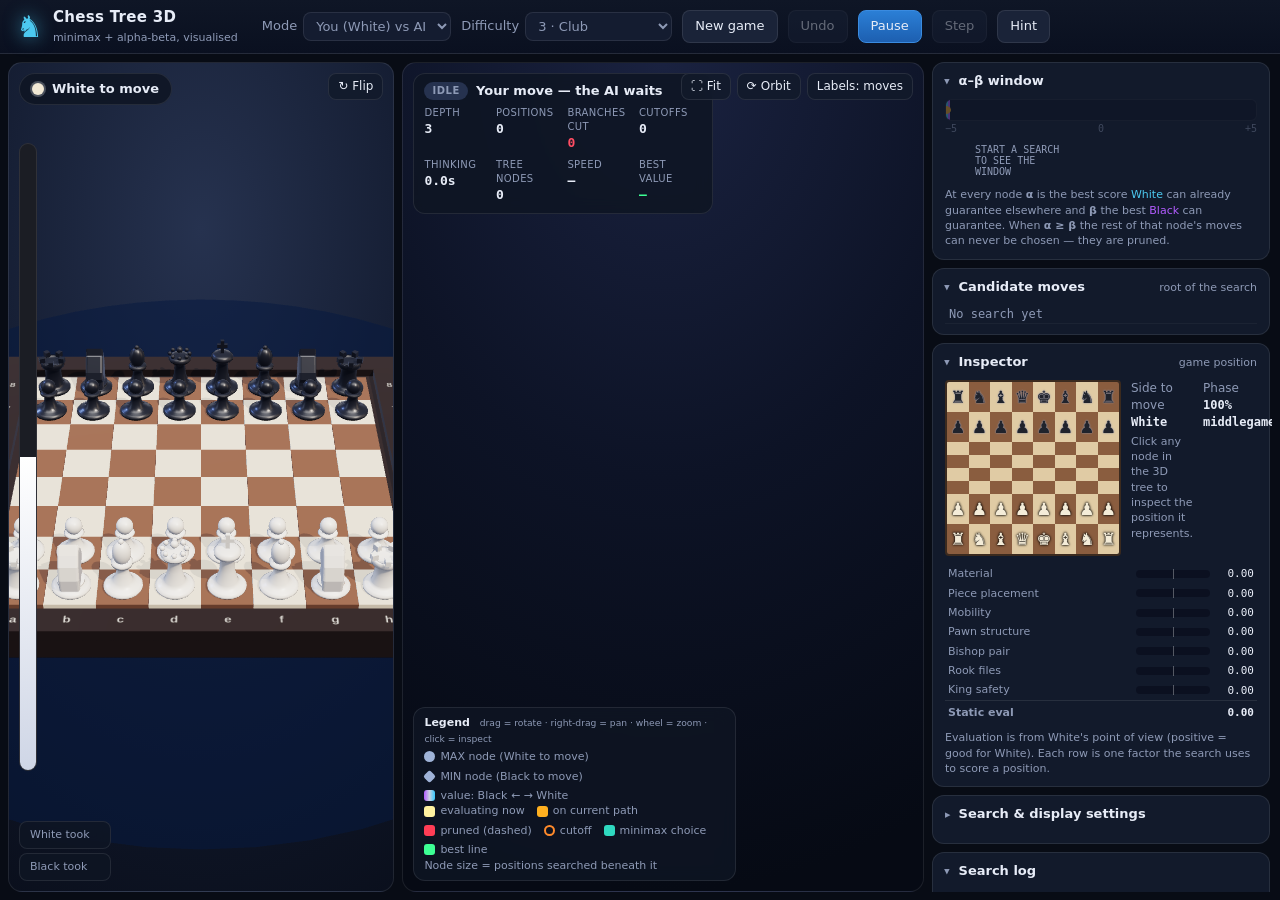
<file: index.html>
<!doctype html>
<html lang="en">
<head>
<meta charset="utf-8">
<meta name="viewport" content="width=device-width, initial-scale=1">
<title>Chess Tree 3D — watch an AI think</title>
<link rel="stylesheet" href="styles.css">
</head>
<body>
<header id="top">
  <div class="brand"><span class="logo">&#9822;</span><div><b>Chess&nbsp;Tree&nbsp;3D</b><small>minimax + alpha-beta, visualised</small></div></div>
  <div class="ctl">
    <label>Mode
      <select id="mode">
        <option value="hw">You (White) vs AI</option>
        <option value="hb">You (Black) vs AI</option>
        <option value="aa">AI vs AI</option>
      </select>
    </label>
    <label>Difficulty
      <select id="depth">
        <option value="1">1 · Beginner</option>
        <option value="2">2 · Casual</option>
        <option value="3" selected>3 · Club</option>
        <option value="4">4 · Strong</option>
        <option value="5">5 · Expert</option>
        <option value="6">6 · Master (slow)</option>
      </select>
    </label>
    <button id="btnNew" title="Start a new game (N)">New game</button>
    <button id="btnUndo" title="Take back your last move (U)">Undo</button>
    <button id="btnPause" class="primary" title="Pause / resume the AI (Space)">Pause</button>
    <button id="btnStep" title="Advance the paused search by one node">Step</button>
    <button id="btnHint" title="Let the AI analyse your position and suggest a move">Hint</button>
  </div>
</header>

<main id="stage">
  <section id="boardPane" class="pane">
    <div id="boardGL" class="gl-host"></div>
    <div id="evalBar" title="Static evaluation of the position on the board"><div class="fill"></div><span id="evalNum">0.00</span></div>
    <div class="overlay tl">
      <div id="turnPill" class="pill"><i class="dot"></i><span id="turnText">White to move</span></div>
      <div id="statusLine" class="note"></div>
    </div>
    <div class="overlay bl">
      <div class="captured"><span class="who">White took</span><span id="capByWhite"></span></div>
      <div class="captured"><span class="who">Black took</span><span id="capByBlack"></span></div>
    </div>
    <div class="overlay tr tools">
      <button id="btnFlip" class="mini" title="View from the other side">&#8635; Flip</button>
    </div>
    <div id="banner" class="banner hidden"><h2 id="bannerTitle"></h2><p id="bannerText"></p><button id="bannerBtn" class="primary">Play again</button></div>
    <div id="promo" class="banner hidden promo"><h3>Promote to</h3><div id="promoBtns"></div></div>
  </section>

  <section id="treePane" class="pane">
    <div id="treeGL" class="gl-host"></div>
    <div class="overlay tl hud" id="hud">
      <div class="hudTitle"><span id="hudState" class="chip idle">idle</span><span id="hudPlayer">Search tree</span></div>
      <div class="grid4">
        <div><small>Depth</small><b id="stDepth">–</b></div>
        <div><small>Positions</small><b id="stNodes">0</b></div>
        <div class="red"><small>Branches cut</small><b id="stPruned">0</b></div>
        <div><small>Cutoffs</small><b id="stCuts">0</b></div>
        <div><small>Thinking</small><b id="stTime">0.0s</b></div>
        <div><small>Tree nodes</small><b id="stTree">0</b></div>
        <div><small>Speed</small><b id="stNps">–</b></div>
        <div class="green"><small>Best value</small><b id="stBest">–</b></div>
      </div>
    </div>
    <div class="overlay tr tools">
      <button id="btnFit" class="mini" title="Frame the whole tree (F)">&#9974; Fit</button>
      <button id="btnAuto" class="mini" title="Slowly orbit the tree">&#10227; Orbit</button>
      <button id="btnLabels" class="mini" title="Cycle node labels">Labels: moves</button>
    </div>
    <div class="overlay bl legend" id="legend">
      <div class="legTitle">Legend <small>drag = rotate · right-drag = pan · wheel = zoom · click = inspect</small></div>
      <div class="legRow">
        <span><i class="sw sphere"></i> MAX node (White to move)</span>
        <span><i class="sw diamond"></i> MIN node (Black to move)</span>
        <span><i class="sw" style="background:linear-gradient(90deg,#b35cff,#c9d1e0,#35c8ff)"></i> value: Black &larr; &rarr; White</span>
      </div>
      <div class="legRow">
        <span><i class="sw" style="background:#fff2a0"></i> evaluating now</span>
        <span><i class="sw" style="background:#ffb020"></i> on current path</span>
        <span><i class="sw" style="background:#ff3d55"></i> pruned (dashed)</span>
        <span><i class="sw ring"></i> cutoff</span>
        <span><i class="sw" style="background:#2fd9c0"></i> minimax choice</span>
        <span><i class="sw" style="background:#3dff94"></i> best line</span>
      </div>
      <div class="legRow"><span>Node size = positions searched beneath it</span></div>
    </div>
    <div id="tip" class="tip hidden"></div>
  </section>

  <aside id="side">
    <details open class="card" id="cardAB">
      <summary>&alpha;&ndash;&beta; window <small id="abWho"></small></summary>
      <div id="abGauge" class="gauge">
        <div class="track"><div class="win"></div><i class="mk a"></i><i class="mk b"></i><i class="mk v"></i></div>
        <div class="scale"><span>&minus;5</span><span>0</span><span>+5</span></div>
      </div>
      <div id="abPath" class="path"></div>
      <p class="hint">At every node <b>&alpha;</b> is the best score <span class="c">White</span> can already guarantee elsewhere and <b>&beta;</b> the best <span class="v">Black</span> can guarantee. When <b>&alpha; &ge; &beta;</b> the rest of that node's moves can never be chosen &mdash; they are pruned.</p>
    </details>

    <details open class="card" id="cardCand">
      <summary>Candidate moves <small>root of the search</small></summary>
      <table id="cand"><tbody></tbody></table>
    </details>

    <details open class="card" id="cardNode">
      <summary>Inspector <small id="inspWho">game position</small></summary>
      <div id="insp"></div>
    </details>

    <details class="card" id="cardSet">
      <summary>Search &amp; display settings</summary>
      <div class="set">
        <label>Visualisation speed <input id="speed" type="range" min="1" max="7" value="5"><output id="speedOut"></output></label>
        <label>Tree detail
          <select id="treeDepth"><option value="2">2 plies</option><option value="3" selected>3 plies</option><option value="4">4 plies (large)</option></select>
        </label>
        <label class="chk"><input id="optPrune" type="checkbox" checked> Alpha-beta pruning <small>(off = plain minimax, depth &le; 3)</small></label>
        <label class="chk"><input id="optOrder" type="checkbox" checked> Move ordering <small>(captures first)</small></label>
        <label class="chk"><input id="optAB" type="checkbox" checked> Show &alpha;/&beta; on nodes</label>
        <label class="chk"><input id="optRings" type="checkbox" checked> Ply guide rings</label>
        <label class="chk"><input id="optArrows" type="checkbox" checked> Draw examined line on board</label>
      </div>
    </details>

    <details open class="card" id="cardLog">
      <summary>Search log</summary>
      <div id="log" class="log"></div>
    </details>

    <details open class="card" id="cardHist">
      <summary>Move history <small id="histCount"></small></summary>
      <div id="hist" class="hist"></div>
    </details>
  </aside>
</main>

<script src="vendor/three.min.js"></script>
<script src="src/chess.js"></script>
<script src="src/eval.js"></script>
<script src="src/search.js"></script>
<script src="src/orbit.js"></script>
<script src="src/pieces.js"></script>
<script src="src/board3d.js"></script>
<script src="src/tree3d.js"></script>
<script src="src/main.js"></script>
</body>
</html>
</file>
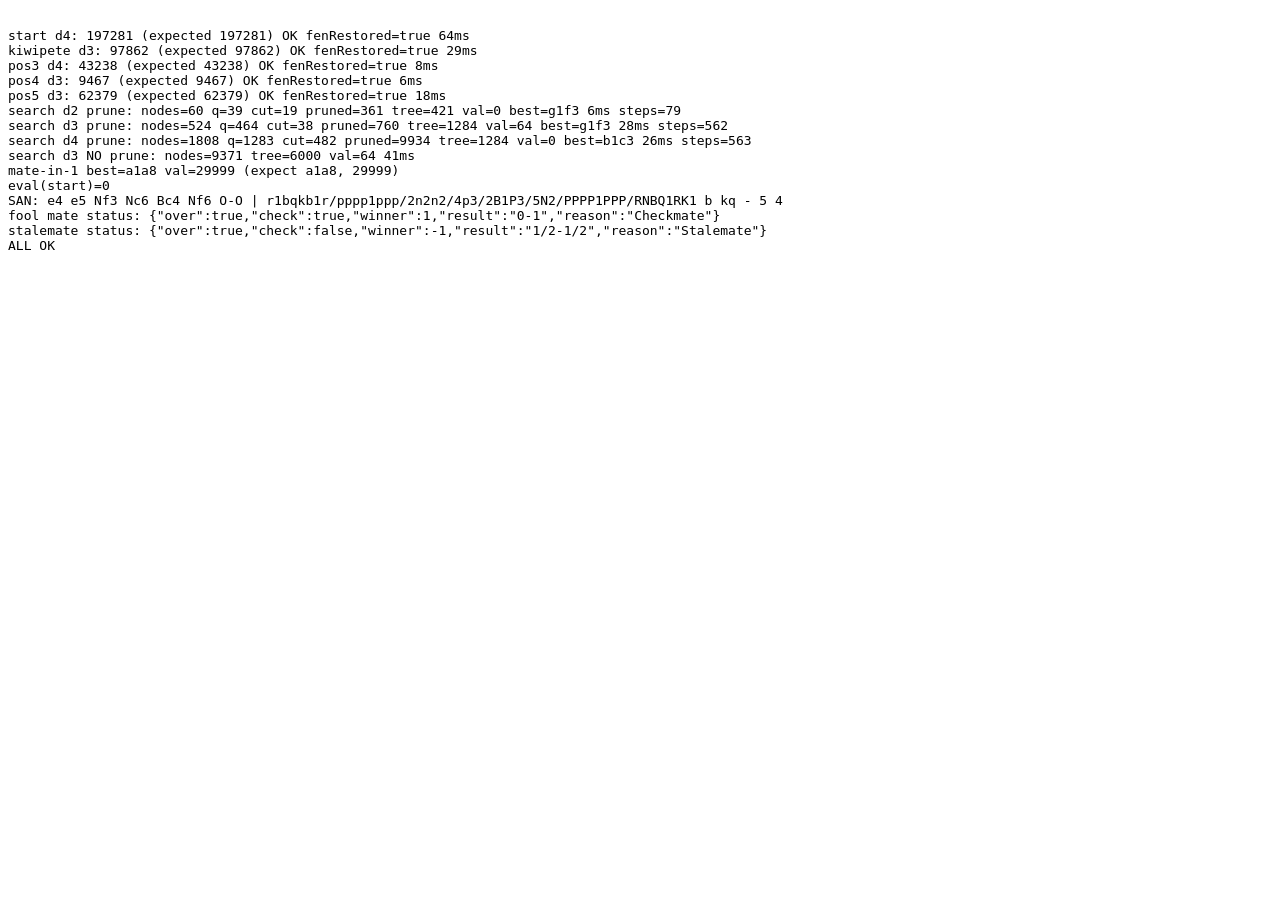
<file: tests/test.html>
<!doctype html>
<meta charset="utf-8">
<title>Engine tests</title>
<pre id="out">running...</pre>
<script src="../src/chess.js"></script>
<script src="../src/eval.js"></script>
<script src="../src/search.js"></script>
<script>
const out = document.getElementById('out');
const log = s => { out.textContent += '\n' + s; };
out.textContent = '';
const cases = [
  ['start d4', 'rnbqkbnr/pppppppp/8/8/8/8/PPPPPPPP/RNBQKBNR w KQkq - 0 1', 4, 197281],
  ['kiwipete d3', 'r3k2r/p1ppqpb1/bn2pnp1/3PN3/1p2P3/2N2Q1p/PPPBBPPP/R3K2R w KQkq - 0 1', 3, 97862],
  ['pos3 d4', '8/2p5/3p4/KP5r/1R3p1k/8/4P1P1/8 w - - 0 1', 4, 43238],
  ['pos4 d3', 'r3k2r/Pppp1ppp/1b3nbN/nP6/BBP1P3/q4N2/Pp1P2PP/R2Q1RK1 w kq - 0 1', 3, 9467],
  ['pos5 d3', 'rnbq1k1r/pp1Pbppp/2p5/8/2B5/8/PPP1NnPP/RNBQK2R w KQ - 1 8', 3, 62379],
];
let ok = true;
for (const [name, fen, d, exp] of cases) {
  const t = performance.now();
  const p = new CH.Position().load(fen);
  const n = p.perft(d);
  const same = p.toFEN().split(' ').slice(0, 4).join(' ') === fen.split(' ').slice(0, 4).join(' ');
  log(`${name}: ${n} (expected ${exp}) ${n === exp ? 'OK' : 'FAIL'} fenRestored=${same} ${(performance.now() - t) | 0}ms`);
  if (n !== exp || !same) ok = false;
}
// search test
function runSearch(fen, depth, prune, tree) {
  const s = new SR.Search(new CH.Position().load(fen), { depth, treeDepth: tree, prune, order: true });
  const t = performance.now(); let steps = 0;
  while (s.step()) steps++;
  return { s, ms: (performance.now() - t) | 0, steps };
}
for (const d of [2, 3, 4]) {
  const r = runSearch(CH.START_FEN, d, true, 3);
  log(`search d${d} prune: nodes=${r.s.nodes} q=${r.s.qnodes} cut=${r.s.cutoffs} pruned=${r.s.pruned} tree=${r.s.list.length} val=${r.s.value} best=${CH.uci(r.s.bestMove)} ${r.ms}ms steps=${r.steps}`);
}
const r3 = runSearch(CH.START_FEN, 3, false, 3);
log(`search d3 NO prune: nodes=${r3.s.nodes} tree=${r3.s.list.length} val=${r3.s.value} ${r3.ms}ms`);
// mate in 1 test: back-rank
const m = runSearch('6k1/5ppp/8/8/8/8/8/R5K1 w - - 0 1', 2, true, 2);
log('mate-in-1 best=' + CH.uci(m.s.bestMove) + ' val=' + m.s.value + ' (expect a1a8, 29999)');
// eval symmetry
const e1 = EV.evaluate(new CH.Position().load(CH.START_FEN));
log('eval(start)=' + e1);
// SAN / game / draw tests
const g = new CH.Game();
for (const u of ['e2e4', 'e7e5', 'g1f3', 'b8c6', 'f1c4', 'g8f6', 'e1g1']) {
  const mv = g.legal().find(x => CH.uci(x) === u);
  if (!mv) { log('illegal ' + u); ok = false; break; }
  g.play(mv);
}
log('SAN: ' + g.records.map(r => r.san).join(' ') + ' | ' + g.pos.toFEN());
const sm = new CH.Game(); sm.reset('rnb1kbnr/pppp1ppp/8/4p3/6Pq/5P2/PPPPP2P/RNBQKBNR w KQkq - 1 3');
log('fool mate status: ' + JSON.stringify(sm.status()));
const st = new CH.Game(); st.reset('7k/5Q2/6K1/8/8/8/8/8 b - - 0 1');
log('stalemate status: ' + JSON.stringify(st.status()));
log(ok ? 'ALL OK' : 'SOME FAILED');
document.title = ok ? 'PASS' : 'FAIL';
</script>
</file>
<file: styles.css>
:root {
  --bg: #080c15; --panel: rgba(15, 21, 35, .86); --panel2: #121a2b; --line: rgba(255,255,255,.09);
  --text: #e7ecf7; --muted: #8e9ab6; --cyan: #4cc9f0; --violet: #b35cff; --green: #3dff94; --amber: #ffb020; --red: #ff4d63;
  --mono: ui-monospace, "Cascadia Code", Consolas, monospace;
}
* { box-sizing: border-box; }
html, body { height: 100%; margin: 0; background: var(--bg); color: var(--text); font: 13px/1.4 system-ui, -apple-system, "Segoe UI", sans-serif; overflow: hidden; }
button, select, input { font: inherit; color: inherit; }
button { background: #1a2338; border: 1px solid var(--line); border-radius: 8px; padding: 6px 12px; cursor: pointer; transition: .15s; }
button:hover:not(:disabled) { background: #232f4c; border-color: rgba(76,201,240,.5); }
button:disabled { opacity: .4; cursor: default; }
button.primary { background: linear-gradient(180deg, #2b7fd6, #1d5fb0); border-color: #3a8be0; }
button.primary:hover:not(:disabled) { background: linear-gradient(180deg, #3790ea, #2468bf); }
button.mini { padding: 4px 9px; font-size: 12px; background: rgba(18,26,43,.85); backdrop-filter: blur(6px); }
button.mini.on { border-color: var(--cyan); color: var(--cyan); }
select { background: #141c30; border: 1px solid var(--line); border-radius: 8px; padding: 5px 8px; }

#top { height: 54px; display: flex; align-items: center; gap: 24px; padding: 0 16px; border-bottom: 1px solid var(--line);
  background: linear-gradient(180deg, #0f1626, #0a1020); }
.brand { display: flex; align-items: center; gap: 10px; }
.brand .logo { font-size: 30px; color: var(--cyan); text-shadow: 0 0 18px rgba(76,201,240,.6); }
.brand b { display: block; font-size: 15px; letter-spacing: .3px; }
.brand small { color: var(--muted); font-size: 11px; }
.ctl { display: flex; align-items: center; gap: 10px; flex-wrap: wrap; }
.ctl label { display: flex; align-items: center; gap: 6px; color: var(--muted); }

#stage { height: calc(100% - 54px); display: grid; grid-template-columns: minmax(300px, 1fr) minmax(340px, 1.35fr) 340px; gap: 8px; padding: 8px; }
.pane { position: relative; border: 1px solid var(--line); border-radius: 14px; overflow: hidden; min-width: 0; min-height: 0; }
#boardPane { background: radial-gradient(120% 90% at 50% 20%, #26324f 0%, #121a2e 55%, #0a0f1c 100%); }
#treePane { background: radial-gradient(120% 100% at 50% 0%, #1a2240 0%, #0d1326 50%, #060a14 100%); }
.gl-host { position: absolute; inset: 0; }
.gl-host canvas.gl { width: 100%; height: 100%; display: block; outline: none; }
.overlay { position: absolute; z-index: 5; pointer-events: none; }
.overlay > * { pointer-events: auto; }
.tl { top: 10px; left: 10px; } .tr { top: 10px; right: 10px; } .bl { bottom: 10px; left: 10px; }
.tools { display: flex; gap: 6px; }

.pill { display: inline-flex; align-items: center; gap: 8px; padding: 6px 12px; border-radius: 99px; background: var(--panel); border: 1px solid var(--line); backdrop-filter: blur(8px); font-weight: 600; }
.pill .dot { width: 12px; height: 12px; border-radius: 50%; background: #f1e8d4; box-shadow: 0 0 0 2px rgba(255,255,255,.25); }
.pill.black .dot { background: #1b1d24; box-shadow: 0 0 0 2px rgba(255,255,255,.55); }
.note { margin-top: 6px; padding: 4px 10px; border-radius: 8px; background: var(--panel); border: 1px solid var(--line); font-size: 12px; color: var(--muted); max-width: 260px; display: none; }
.note.show { display: block; } .note.warn { color: var(--amber); border-color: rgba(255,176,32,.5); }
.captured { display: flex; align-items: center; gap: 8px; margin-top: 4px; padding: 3px 10px; border-radius: 8px; background: var(--panel); border: 1px solid var(--line); min-height: 28px; backdrop-filter: blur(8px); }
.captured .who { color: var(--muted); font-size: 11px; width: 62px; }
.captured span:last-child { font-size: 20px; letter-spacing: 1px; line-height: 1.1; }
.captured .adv { font-size: 12px; color: var(--green); margin-left: 4px; font-family: var(--mono); }
.gW { color: #f4ecd8; text-shadow: 0 0 2px #000, 0 0 3px #000; } .gB { color: #20232c; text-shadow: 0 0 1px #aab, 0 0 2px #889; }

#evalBar { position: absolute; left: 10px; top: 80px; bottom: 120px; width: 18px; background: #1b1d24; border: 1px solid var(--line); border-radius: 9px; overflow: hidden; z-index: 5; }
#evalBar .fill { position: absolute; left: 0; right: 0; bottom: 0; height: 50%; background: linear-gradient(180deg, #fff, #cfd6e6); transition: height .4s; }
#evalBar span { position: absolute; left: 24px; top: 50%; transform: translateY(-50%); font: 600 11px var(--mono); background: var(--panel); padding: 2px 6px; border-radius: 6px; border: 1px solid var(--line); }

.banner { position: absolute; z-index: 20; left: 50%; top: 50%; transform: translate(-50%, -50%); background: rgba(10,14,26,.94); border: 1px solid rgba(76,201,240,.5); border-radius: 16px;
  padding: 22px 30px; text-align: center; box-shadow: 0 20px 60px rgba(0,0,0,.6), 0 0 40px rgba(76,201,240,.15); backdrop-filter: blur(8px); }
.banner h2 { margin: 0 0 4px; font-size: 24px; } .banner p { margin: 0 0 14px; color: var(--muted); }
.banner h3 { margin: 0 0 10px; }
.hidden { display: none !important; }
#promoBtns { display: flex; gap: 10px; }
#promoBtns button { font-size: 38px; width: 64px; height: 64px; padding: 0; }

.hud { width: 300px; background: var(--panel); border: 1px solid var(--line); border-radius: 12px; padding: 8px 10px; backdrop-filter: blur(8px); }
.hudTitle { display: flex; align-items: center; gap: 8px; font-weight: 600; margin-bottom: 6px; }
.chip { font-size: 10px; text-transform: uppercase; letter-spacing: .6px; padding: 2px 8px; border-radius: 99px; background: #26324f; color: var(--muted); }
.chip.run { background: rgba(255,176,32,.2); color: var(--amber); animation: pulse 1s infinite; }
.chip.done { background: rgba(61,255,148,.18); color: var(--green); }
.chip.pause { background: rgba(76,201,240,.18); color: var(--cyan); }
@keyframes pulse { 50% { opacity: .5; } }
.grid4 { display: grid; grid-template-columns: repeat(4, 1fr); gap: 6px 8px; }
.grid4 small { display: block; color: var(--muted); font-size: 10px; text-transform: uppercase; letter-spacing: .4px; }
.grid4 b { font: 600 13px var(--mono); }
.grid4 .red b { color: var(--red); } .grid4 .green b { color: var(--green); }

.legend { max-width: 62%; background: var(--panel); border: 1px solid var(--line); border-radius: 12px; padding: 7px 10px; font-size: 11px; color: var(--muted); backdrop-filter: blur(8px); }
.legTitle { color: var(--text); font-weight: 600; margin-bottom: 3px; } .legTitle small { font-weight: 400; color: var(--muted); margin-left: 6px; }
.legRow { display: flex; flex-wrap: wrap; gap: 4px 12px; } .legRow span { display: inline-flex; align-items: center; gap: 5px; white-space: nowrap; }
.sw { display: inline-block; width: 11px; height: 11px; border-radius: 3px; }
.sw.sphere { background: #9fb3d8; border-radius: 50%; } .sw.diamond { background: #9fb3d8; transform: rotate(45deg) scale(.85); }
.sw.ring { background: none; border: 2px solid #ff8a2b; border-radius: 50%; }

.labels { position: absolute; inset: 0; pointer-events: none; overflow: hidden; z-index: 3; }
.nlabel { position: absolute; left: 0; top: 0; display: none; font: 600 11px var(--mono); padding: 1px 5px; border-radius: 6px; white-space: nowrap; color: #dfe8ff;
  background: rgba(8,12,22,.72); border: 1px solid rgba(255,255,255,.12); text-align: center; will-change: transform; }
.nlabel .v { color: var(--cyan); } .nlabel i { display: block; font-style: normal; font-weight: 400; font-size: 10px; color: var(--muted); }
.nlabel.hot { background: rgba(255,255,255,.95); color: #111; border-color: #fff; z-index: 2; } .nlabel.hot .v { color: #0a64a8; } .nlabel.hot i { color: #444; }
.nlabel.pv { border-color: var(--green); color: var(--green); }

.tip { position: absolute; z-index: 15; pointer-events: none; background: rgba(8,12,22,.95); border: 1px solid rgba(76,201,240,.5); border-radius: 10px; padding: 8px 10px; font-size: 12px; max-width: 280px; box-shadow: 0 8px 30px rgba(0,0,0,.5); }
.tip b { color: var(--cyan); } .tip .k { color: var(--muted); } .tip .mono { font-family: var(--mono); }

#side { overflow-y: auto; display: flex; flex-direction: column; gap: 8px; padding-right: 2px; min-width: 0; }
#side::-webkit-scrollbar { width: 8px; } #side::-webkit-scrollbar-thumb { background: #26324f; border-radius: 4px; }
.card { background: var(--panel2); border: 1px solid var(--line); border-radius: 12px; padding: 0 12px 10px; }
.card > summary { cursor: pointer; padding: 9px 0; font-weight: 600; list-style: none; display: flex; align-items: baseline; gap: 8px; }
.card > summary::before { content: "\25B8"; color: var(--muted); font-size: 11px; transition: .15s; } .card[open] > summary::before { transform: rotate(90deg); }
.card > summary small { color: var(--muted); font-weight: 400; font-size: 11px; margin-left: auto; }
.hint { color: var(--muted); font-size: 11px; margin: 8px 0 0; } .hint .c { color: var(--cyan); } .hint .v { color: var(--violet); }

.gauge .track { position: relative; height: 22px; background: #0b1020; border-radius: 6px; border: 1px solid var(--line); overflow: hidden; }
.gauge .win { position: absolute; top: 0; bottom: 0; background: linear-gradient(90deg, rgba(76,201,240,.28), rgba(179,92,255,.28)); border-left: 2px solid var(--cyan); border-right: 2px solid var(--violet); }
.gauge .mk { position: absolute; top: 0; bottom: 0; width: 2px; background: #fff; }
.gauge .mk.v { width: 10px; margin-left: -5px; top: 6px; bottom: 6px; border-radius: 50%; background: var(--amber); }
.gauge .mk.a, .gauge .mk.b { display: none; }
.gauge .scale { display: flex; justify-content: space-between; color: var(--muted); font: 10px var(--mono); margin-top: 2px; }
.path { margin-top: 8px; font: 11px var(--mono); display: flex; flex-direction: column; gap: 2px; }
.path .row { display: grid; grid-template-columns: 22px 1fr 56px 56px 56px; gap: 4px; padding: 2px 4px; border-radius: 5px; }
.path .row.head { color: var(--muted); font-size: 10px; text-transform: uppercase; }
.path .row.cur { background: rgba(255,224,130,.14); outline: 1px solid rgba(255,176,32,.5); }
.path .a { color: var(--cyan); } .path .b { color: var(--violet); } .path .cut { color: var(--red); font-weight: 700; }

#cand { width: 100%; border-collapse: collapse; font: 12px var(--mono); }
#cand td { padding: 2px 4px; border-bottom: 1px solid rgba(255,255,255,.04); }
#cand tr { cursor: pointer; } #cand tr:hover { background: rgba(76,201,240,.1); }
#cand tr.best td:first-child { color: var(--green); font-weight: 700; } #cand tr.sel { background: rgba(255,255,255,.1); }
#cand td.num { text-align: right; } #cand .nodes { color: var(--muted); }
.barcell { width: 70px; } .barcell div { height: 6px; border-radius: 3px; background: linear-gradient(90deg, #b35cff, #c9d1e0, #35c8ff); position: relative; opacity: .85; }
.barcell div i { position: absolute; top: -2px; width: 3px; height: 10px; background: #fff; border-radius: 2px; margin-left: -1px; }

#insp .line { font: 12px var(--mono); color: var(--cyan); margin-bottom: 6px; word-break: break-word; }
#insp .kv { display: grid; grid-template-columns: 1fr 1fr; gap: 3px 10px; font-size: 12px; margin-bottom: 8px; }
#insp .kv span { color: var(--muted); } #insp .kv b { font-family: var(--mono); font-weight: 600; }
#insp .msg { padding: 6px 8px; border-radius: 8px; font-size: 12px; margin-bottom: 8px; background: rgba(76,201,240,.1); border: 1px solid rgba(76,201,240,.3); }
#insp .msg.pr { background: rgba(255,61,85,.1); border-color: rgba(255,61,85,.4); }
#insp .msg.cu { background: rgba(255,138,43,.1); border-color: rgba(255,138,43,.45); }
.mini-board { display: grid; grid-template-columns: repeat(8, 1fr); width: 176px; height: 176px; border: 2px solid #3b2a1e; border-radius: 4px; overflow: hidden; flex: none; }
.mini-board div { display: flex; align-items: center; justify-content: center; font-size: 17px; line-height: 1; }
.mini-board .l { background: #e0cba4; } .mini-board .d { background: #8a5d3f; } .mini-board .m { box-shadow: inset 0 0 0 100px rgba(76,201,240,.45); }
.inspTop { display: flex; gap: 10px; align-items: flex-start; margin-bottom: 8px; }
.inspTop .kv { flex: 1; margin: 0; grid-template-columns: 1fr; }
.bd { width: 100%; border-collapse: collapse; font-size: 11px; }
.bd td { padding: 2px 3px; } .bd td.n { color: var(--muted); } .bd td.v { font: 11px var(--mono); text-align: right; width: 44px; } .bd td.d { font: 11px var(--mono); text-align: right; width: 44px; color: var(--muted); }
.bd .bar { position: relative; height: 8px; background: #0b1020; border-radius: 4px; width: 100%; }
.bd .bar::after { content: ""; position: absolute; left: 50%; top: -1px; bottom: -1px; width: 1px; background: rgba(255,255,255,.3); }
.bd .bar i { position: absolute; top: 0; bottom: 0; border-radius: 4px; }
.bd tr.tot td { border-top: 1px solid var(--line); font-weight: 700; padding-top: 4px; }
.pos { color: var(--cyan); } .neg { color: var(--violet); }

.set { display: flex; flex-direction: column; gap: 8px; } .set label { display: flex; align-items: center; justify-content: space-between; gap: 8px; color: var(--muted); }
.set label.chk { justify-content: flex-start; color: var(--text); } .set label.chk small { color: var(--muted); }
.set input[type=range] { flex: 1; accent-color: var(--cyan); } .set output { font: 11px var(--mono); width: 60px; text-align: right; color: var(--text); }
.log { max-height: 190px; overflow-y: auto; font: 11px/1.45 var(--mono); display: flex; flex-direction: column; gap: 1px; }
.log div { padding: 1px 4px; border-radius: 4px; } .log .cut { color: #ffb07a; } .log .best { color: var(--green); } .log .st { color: var(--cyan); } .log .dn { color: var(--amber); }
.hist { max-height: 200px; overflow-y: auto; font: 12px var(--mono); display: grid; grid-template-columns: 30px 1fr 1fr; gap: 1px 6px; }
.hist .no { color: var(--muted); } .hist .last { color: var(--cyan); font-weight: 700; }

@media (max-width: 820px) {
  html, body { overflow: auto; height: auto; }
  #top { height: auto; flex-wrap: wrap; padding: 8px 12px; }
  #stage { height: auto; grid-template-columns: 1fr; grid-template-rows: none; }
  .pane { height: 78vh; min-height: 420px; }
  #side { grid-column: auto; flex-direction: column; overflow: visible; }
  .hud { width: 250px; } .grid4 { grid-template-columns: repeat(4, 1fr); } .legend { max-width: 92%; }
}
@media (max-width: 1150px) and (min-width: 821px) {
  #stage { grid-template-columns: 1fr 1fr; grid-template-rows: 1fr 1fr; }
  #side { grid-column: 1 / 3; flex-direction: row; flex-wrap: wrap; } #side .card { flex: 1 1 300px; }
  #top { gap: 10px; } .brand small { display: none; }
}
</file>
